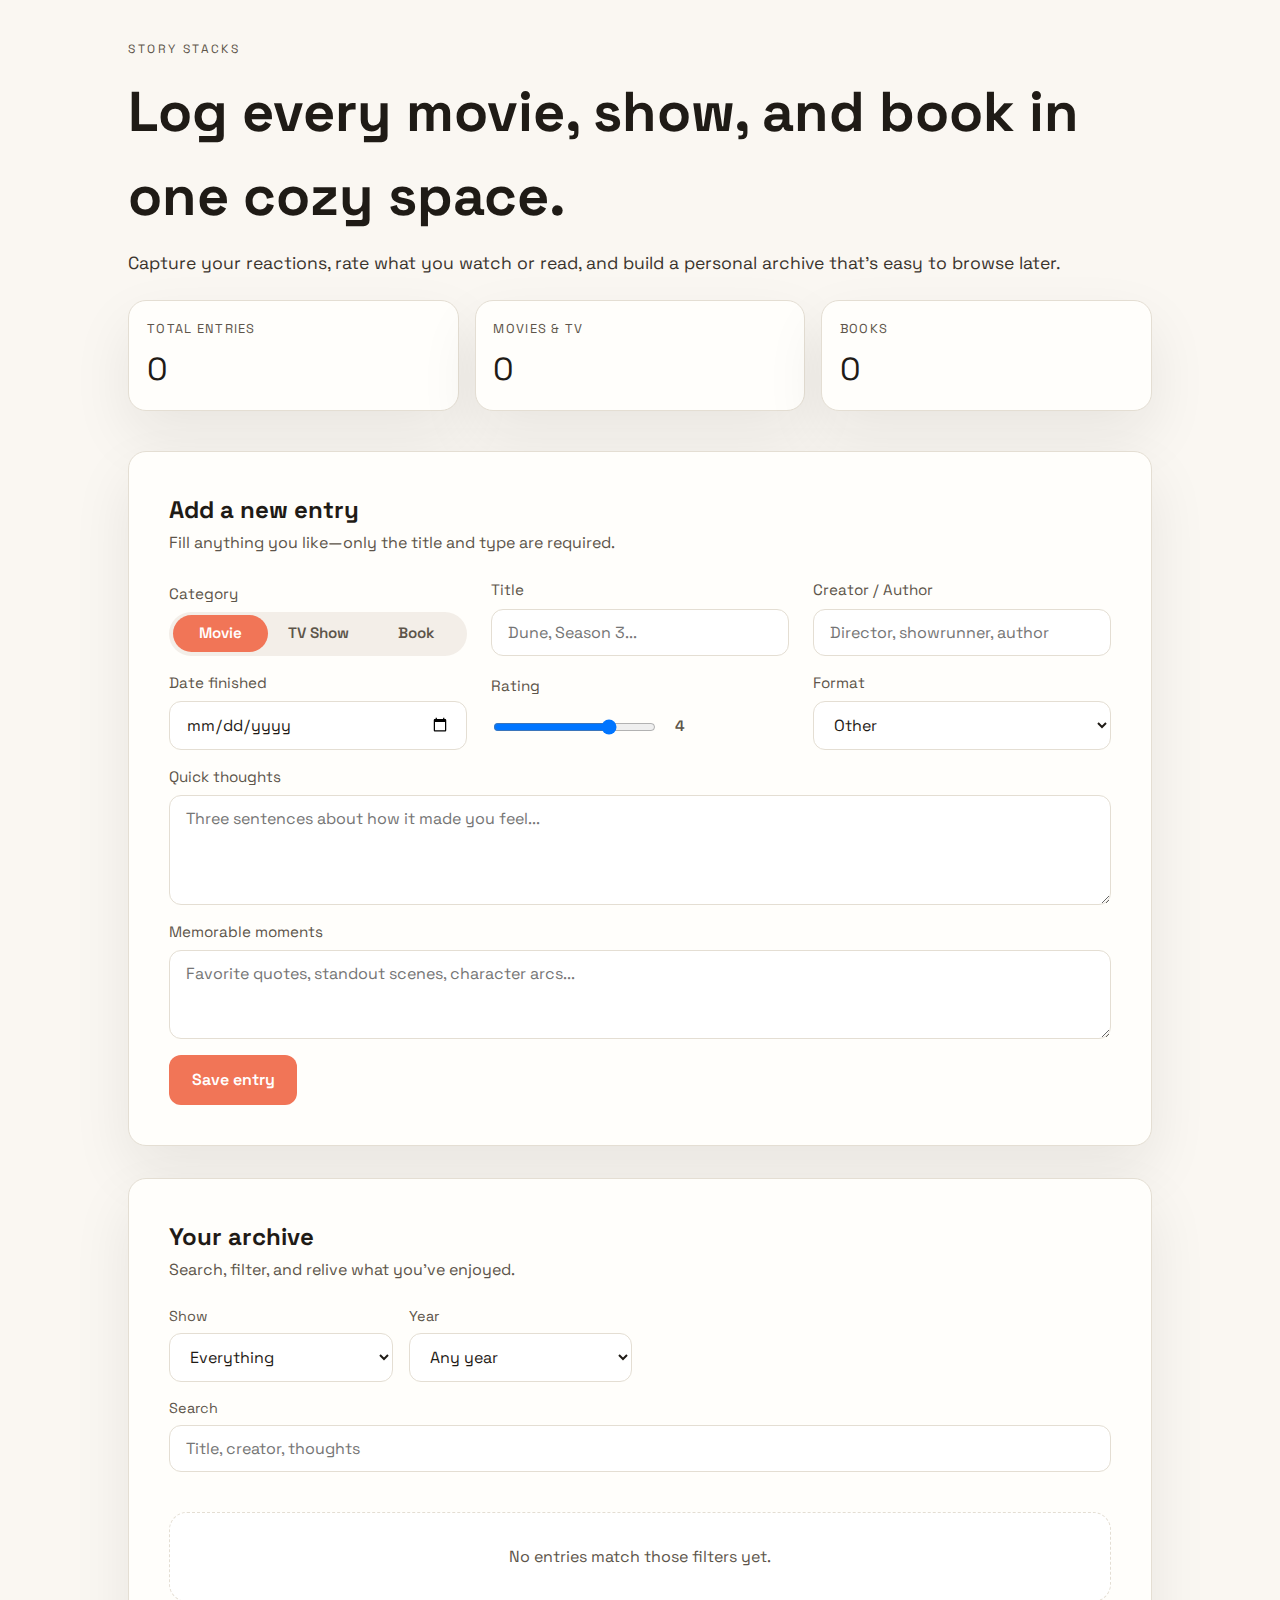
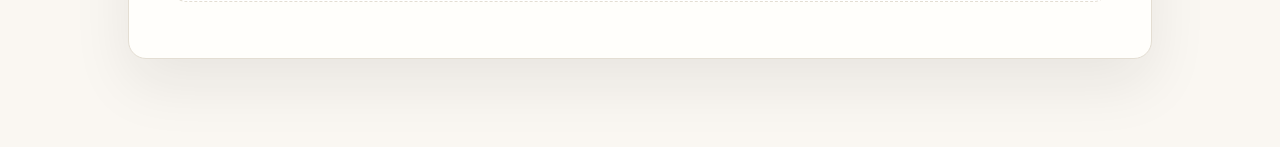
<file: index.html>
<!doctype html>
<html lang="en">
  <head>
    <meta charset="utf-8" />
    <meta name="viewport" content="width=device-width, initial-scale=1" />
    <title>Story Stacks · Movie, TV & Book Journal</title>
    <link rel="preconnect" href="https://fonts.googleapis.com" />
    <link rel="preconnect" href="https://fonts.gstatic.com" crossorigin />
    <link
      href="https://fonts.googleapis.com/css2?family=Space+Grotesk:wght@400;500;600&display=swap"
      rel="stylesheet"
    />
    <link rel="stylesheet" href="./styles.css" />
  </head>
  <body>
    <header class="hero">
      <div class="hero__content">
        <p class="eyebrow">Story Stacks</p>
        <h1>Log every movie, show, and book in one cozy space.</h1>
        <p class="lead">
          Capture your reactions, rate what you watch or read, and build a personal
          archive that’s easy to browse later.
        </p>
      </div>
      <div class="hero__stats">
        <div class="stat">
          <p class="stat__label">Total entries</p>
          <p class="stat__value" id="statTotal">0</p>
        </div>
        <div class="stat">
          <p class="stat__label">Movies & TV</p>
          <p class="stat__value" id="statScreen">0</p>
        </div>
        <div class="stat">
          <p class="stat__label">Books</p>
          <p class="stat__value" id="statBooks">0</p>
        </div>
      </div>
    </header>

    <main>
      <section class="panel">
        <div class="panel__header">
          <h2>Add a new entry</h2>
          <p>Fill anything you like—only the title and type are required.</p>
        </div>
        <form id="entryForm" class="form-grid">
          <label class="field">
            <span>Category</span>
            <div class="pill-toggle">
              <input type="radio" name="category" value="movie" id="catMovie" checked />
              <label for="catMovie">Movie</label>
              <input type="radio" name="category" value="tv" id="catTV" />
              <label for="catTV">TV Show</label>
              <input type="radio" name="category" value="book" id="catBook" />
              <label for="catBook">Book</label>
            </div>
          </label>

          <label class="field">
            <span>Title</span>
            <input type="text" name="title" placeholder="Dune, Season 3..." required />
          </label>

          <label class="field">
            <span>Creator / Author</span>
            <input type="text" name="creator" placeholder="Director, showrunner, author" />
          </label>

          <label class="field">
            <span>Date finished</span>
            <input type="date" name="dateFinished" />
          </label>

          <label class="field rating-field">
            <span>Rating</span>
            <div class="rating">
              <input type="range" min="0" max="5" step="0.5" value="4" name="rating" />
              <output>4</output>
            </div>
          </label>

          <label class="field">
            <span>Format</span>
            <select name="format">
              <option value="theater">Theater</option>
              <option value="streaming">Streaming</option>
              <option value="physical">Physical copy</option>
              <option value="audio">Audiobook / Podcast</option>
              <option value="other" selected>Other</option>
            </select>
          </label>

          <label class="field full">
            <span>Quick thoughts</span>
            <textarea
              name="thoughts"
              placeholder="Three sentences about how it made you feel..."
              rows="4"
            ></textarea>
          </label>

          <label class="field full">
            <span>Memorable moments</span>
            <textarea
              name="highlights"
              placeholder="Favorite quotes, standout scenes, character arcs..."
              rows="3"
            ></textarea>
          </label>

          <button type="submit" class="primary">Save entry</button>
        </form>
      </section>

      <section class="panel">
        <div class="panel__header">
          <h2>Your archive</h2>
          <p>Search, filter, and relive what you’ve enjoyed.</p>
        </div>
        <div class="filters">
          <label>
            <span>Show</span>
            <select id="filterCategory">
              <option value="all" selected>Everything</option>
              <option value="movie">Movies</option>
              <option value="tv">TV</option>
              <option value="book">Books</option>
            </select>
          </label>
          <label>
            <span>Year</span>
            <select id="filterYear">
              <option value="all" selected>Any year</option>
            </select>
          </label>
          <label class="full-width">
            <span>Search</span>
            <input id="filterSearch" type="search" placeholder="Title, creator, thoughts" />
          </label>
        </div>
        <div id="entriesList" class="entries"></div>
      </section>
    </main>

    <template id="entryTemplate">
      <article class="entry-card">
        <header>
          <div>
            <p class="entry-category"></p>
            <h3 class="entry-title"></h3>
          </div>
          <div class="entry-meta">
            <span class="entry-rating"></span>
            <time class="entry-date"></time>
          </div>
        </header>
        <dl class="entry-details"></dl>
        <p class="entry-thoughts"></p>
        <p class="entry-highlights"></p>
        <footer>
          <button class="ghost pin-toggle" type="button"></button>
          <button class="ghost delete-entry" type="button">Delete</button>
        </footer>
      </article>
    </template>

    <script src="./app.js" defer></script>
  </body>
</html>
</file>
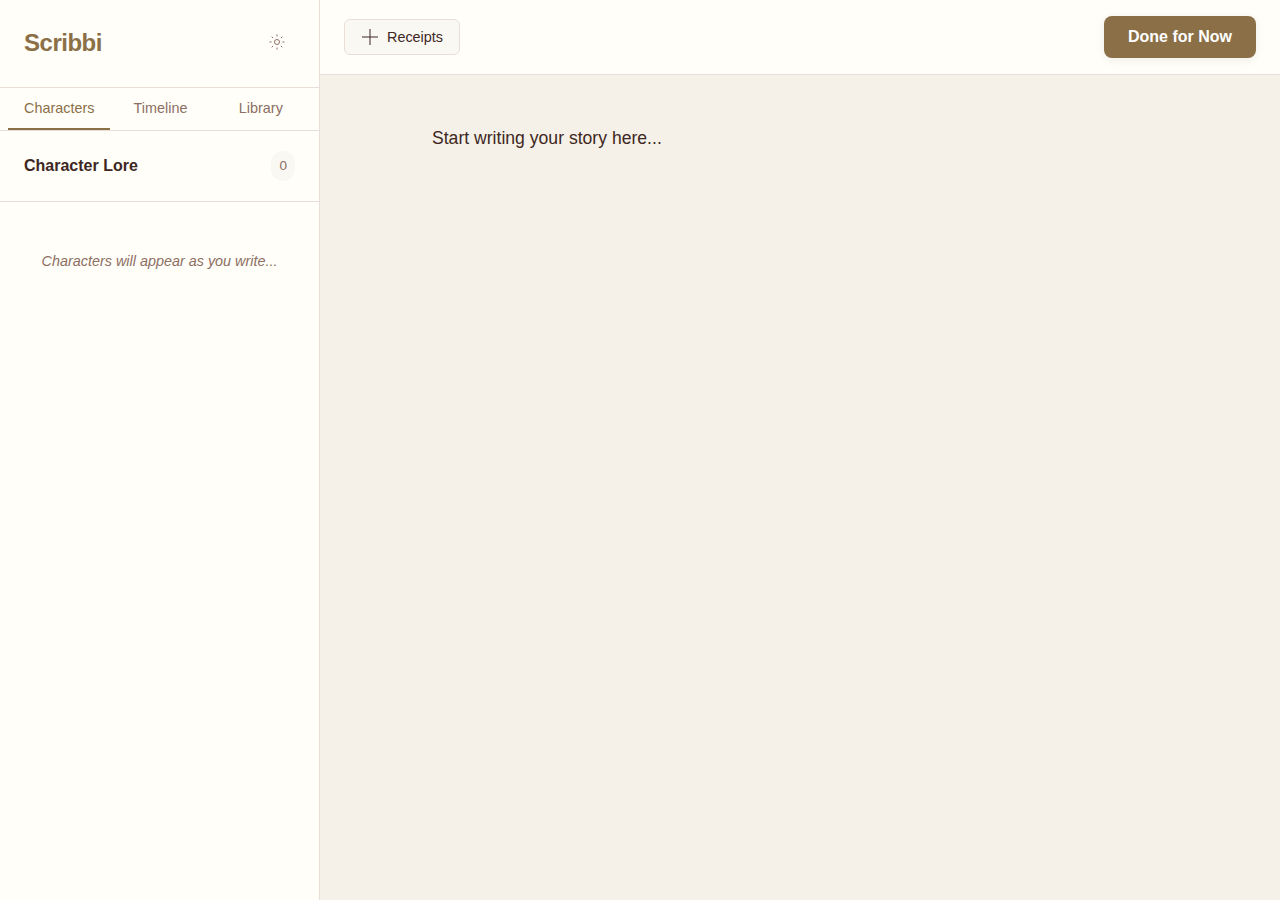
<file: scribbi.html>
<!DOCTYPE html>
<html lang="en">
<head>
  <meta charset="UTF-8">
  <meta name="viewport" content="width=device-width, initial-scale=1.0">
  <title>Scribbi · AI-Augmented Writing Platform</title>
  <link rel="stylesheet" href="scribbi.css">
</head>
<body class="theme-coffee-cream">
  <!-- Settings Panel -->
  <div id="settingsPanel" class="settings-panel hidden">
    <div class="settings-content">
      <h2>Settings</h2>
      <div class="settings-section">
        <label>Theme</label>
        <div class="theme-toggle">
          <button class="theme-btn active" data-theme="coffee-cream">Coffee & Cream</button>
          <button class="theme-btn" data-theme="black-white">Classic Black & White</button>
        </div>
      </div>
      <button class="close-settings">Close</button>
    </div>
  </div>

  <!-- Main Layout -->
  <div class="app-container">
    <!-- Sidebar -->
    <aside class="sidebar">
      <div class="sidebar-header">
        <h1 class="logo">Scribbi</h1>
        <button class="icon-btn" id="settingsBtn" title="Settings">
          <svg width="20" height="20" viewBox="0 0 20 20" fill="none" stroke="currentColor">
            <circle cx="10" cy="10" r="2.5"/>
            <path d="M10 2.5v2M10 15.5v2M17.5 10h-2M4.5 10h-2M15.3 4.7l-1.4 1.4M6.1 13.9l-1.4 1.4M15.3 15.3l-1.4-1.4M6.1 6.1l-1.4-1.4"/>
          </svg>
        </button>
      </div>

      <div class="sidebar-tabs">
        <button class="tab-btn active" data-panel="characters">Characters</button>
        <button class="tab-btn" data-panel="timeline">Timeline</button>
        <button class="tab-btn" data-panel="library">Library</button>
      </div>

      <!-- Character Lore Panel -->
      <div class="sidebar-panel active" id="charactersPanel">
        <div class="panel-header">
          <h2>Character Lore</h2>
          <span class="panel-count" id="characterCount">0</span>
        </div>
        <div class="panel-content" id="characterList">
          <p class="empty-state">Characters will appear as you write...</p>
        </div>
      </div>

      <!-- Timeline Panel -->
      <div class="sidebar-panel" id="timelinePanel">
        <div class="panel-header">
          <h2>Timeline</h2>
          <div class="view-toggle">
            <button class="view-btn active" data-view="story">Story</button>
            <button class="view-btn" data-view="chrono">Chrono</button>
          </div>
        </div>
        <div class="panel-content" id="timelineList">
          <p class="empty-state">Events will appear as you write...</p>
        </div>
      </div>

      <!-- Document Library Panel -->
      <div class="sidebar-panel" id="libraryPanel">
        <div class="panel-header">
          <h2>Documents</h2>
        </div>
        <div class="panel-content">
          <button class="new-doc-btn">+ New Document</button>
          <div id="documentList">
            <div class="doc-item active">
              <span class="doc-name">Untitled Document</span>
              <span class="doc-date">Today</span>
            </div>
          </div>
        </div>
      </div>
    </aside>

    <!-- Main Editor Area -->
    <main class="editor-container">
      <!-- Toolbar -->
      <div class="toolbar">
        <div class="toolbar-left">
          <button class="toolbar-btn" id="toggleReceipts" title="Toggle Receipts">
            <svg width="18" height="18" viewBox="0 0 18 18" fill="none" stroke="currentColor">
              <path d="M1 9h16M9 1v16"/>
            </svg>
            <span>Receipts</span>
          </button>
        </div>
        <div class="toolbar-right">
          <button class="done-btn" id="doneForNow">
            <span>Done for Now</span>
          </button>
        </div>
      </div>

      <!-- Writing Area -->
      <div class="editor-wrapper">
        <div class="editor" id="editor" contenteditable="true" spellcheck="true">
          <p>Start writing your story here...</p>
        </div>

        <!-- Receipt Overlays Container -->
        <div class="receipts-container" id="receiptsContainer"></div>
      </div>
    </main>
  </div>

  <script src="scribbi.js"></script>
</body>
</html>
</file>
<file: styles.css>
:root {
  color-scheme: light;
  font-family: "Space Grotesk", system-ui, -apple-system, BlinkMacSystemFont, sans-serif;
  --bg: #faf7f2;
  --panel: #fffefb;
  --text: #1f1b16;
  --muted: #5d554a;
  --primary: #f17557;
  --primary-dark: #d4563a;
  --border: #e4ded3;
  --shadow: 0 25px 60px rgba(31, 27, 22, 0.08);
  --radius: 18px;
}

*,
*::before,
*::after {
  box-sizing: border-box;
}

body {
  margin: 0 auto 3rem;
  max-width: 1100px;
  padding: 2.5rem clamp(1.25rem, 3vw, 2.5rem);
  background: var(--bg);
  color: var(--text);
  line-height: 1.5;
}

.hero {
  display: grid;
  gap: 1.5rem;
  margin-bottom: 2.5rem;
}

.hero__content {
  display: flex;
  flex-direction: column;
  gap: 0.75rem;
}

.eyebrow {
  text-transform: uppercase;
  letter-spacing: 0.2em;
  font-size: 0.75rem;
  color: var(--muted);
  margin: 0;
}

h1 {
  font-size: clamp(2.25rem, 5vw, 3.5rem);
  margin: 0;
}

.lead {
  font-size: 1.1rem;
  color: #3a342d;
  margin: 0;
}

.hero__stats {
  display: grid;
  grid-template-columns: repeat(auto-fit, minmax(140px, 1fr));
  gap: 1rem;
}

.stat {
  background: var(--panel);
  border-radius: var(--radius);
  padding: 1.1rem;
  border: 1px solid var(--border);
  box-shadow: var(--shadow);
}

.stat__label {
  font-size: 0.8rem;
  text-transform: uppercase;
  color: var(--muted);
  letter-spacing: 0.1em;
  margin: 0 0 0.4rem;
}

.stat__value {
  font-size: 2rem;
  margin: 0;
}

main {
  display: grid;
  gap: 2rem;
}

.panel {
  background: var(--panel);
  border-radius: var(--radius);
  border: 1px solid var(--border);
  padding: clamp(1.5rem, 4vw, 2.5rem);
  box-shadow: var(--shadow);
}

.panel__header h2 {
  margin: 0;
}

.panel__header p {
  margin: 0.2rem 0 1.5rem;
  color: var(--muted);
}

.form-grid {
  display: grid;
  grid-template-columns: repeat(auto-fit, minmax(250px, 1fr));
  gap: 1rem 1.5rem;
  align-items: flex-end;
}

.field {
  display: flex;
  flex-direction: column;
  gap: 0.4rem;
  font-size: 0.95rem;
  color: var(--muted);
}

.field.full {
  grid-column: 1 / -1;
}

input,
textarea,
select {
  border-radius: 12px;
  border: 1px solid var(--border);
  padding: 0.75rem 1rem;
  font-family: inherit;
  font-size: 1rem;
  background: #fff;
  color: var(--text);
  transition: border 0.2s ease, box-shadow 0.2s ease;
}

textarea {
  resize: vertical;
}

input:focus,
textarea:focus,
select:focus {
  outline: none;
  border-color: var(--primary);
  box-shadow: 0 0 0 3px rgba(241, 117, 87, 0.2);
}

.pill-toggle {
  display: grid;
  grid-template-columns: repeat(3, 1fr);
  background: #f3eee8;
  border-radius: 999px;
  padding: 0.2rem;
  gap: 0.2rem;
}

.pill-toggle input {
  display: none;
}

.pill-toggle label {
  border-radius: 999px;
  padding: 0.45rem 0.25rem;
  text-align: center;
  font-weight: 600;
  cursor: pointer;
  color: var(--muted);
}

.pill-toggle input:checked + label {
  background: var(--primary);
  color: #fff;
}

.rating {
  display: flex;
  align-items: center;
  gap: 0.4rem;
}

.rating output {
  font-weight: 600;
  min-width: 2ch;
  text-align: right;
}

button {
  border: none;
  border-radius: 12px;
  font-family: inherit;
  font-size: 1rem;
  cursor: pointer;
  padding: 0.9rem 1.4rem;
  transition: transform 0.15s ease, box-shadow 0.15s ease, background 0.2s ease;
}

button.primary {
  background: var(--primary);
  color: white;
  font-weight: 600;
  justify-self: flex-start;
}

button.primary:hover {
  background: var(--primary-dark);
  transform: translateY(-1px);
  box-shadow: 0 15px 30px rgba(241, 117, 87, 0.35);
}

button.ghost {
  background: rgba(31, 27, 22, 0.05);
  color: var(--muted);
}

.filters {
  display: grid;
  grid-template-columns: repeat(auto-fit, minmax(180px, 1fr));
  gap: 1rem;
  margin-bottom: 1.5rem;
}

.filters label {
  display: flex;
  flex-direction: column;
  gap: 0.35rem;
  color: var(--muted);
  font-size: 0.9rem;
}

.filters .full-width {
  grid-column: 1 / -1;
}

.entries {
  display: grid;
  gap: 1rem;
}

.entry-card {
  border: 1px solid var(--border);
  border-radius: var(--radius);
  padding: 1.5rem;
  background: #fff;
  display: flex;
  flex-direction: column;
  gap: 0.8rem;
}

.entry-card header {
  display: flex;
  justify-content: space-between;
  gap: 1rem;
  flex-wrap: wrap;
}

.entry-category {
  margin: 0;
  text-transform: uppercase;
  color: var(--muted);
  letter-spacing: 0.2em;
  font-size: 0.75rem;
}

.entry-title {
  margin: 0.2rem 0 0;
}

.entry-meta {
  text-align: right;
  display: flex;
  flex-direction: column;
  align-items: flex-end;
  gap: 0.2rem;
  color: var(--muted);
}

.entry-rating {
  font-weight: 600;
  color: var(--primary-dark);
}

.entry-details {
  margin: 0;
  display: grid;
  grid-template-columns: repeat(auto-fit, minmax(180px, 1fr));
  gap: 0.5rem;
}

.entry-details dt {
  font-size: 0.7rem;
  letter-spacing: 0.15em;
  text-transform: uppercase;
  color: var(--muted);
  margin: 0;
}

.entry-details dd {
  margin: 0;
  font-weight: 600;
}

.entry-thoughts,
.entry-highlights {
  margin: 0;
  color: #352f28;
}

.entry-card footer {
  display: flex;
  justify-content: flex-end;
  gap: 0.5rem;
}

.empty-state {
  border: 1px dashed var(--border);
  border-radius: var(--radius);
  padding: 2rem;
  text-align: center;
  color: var(--muted);
  background: #fff;
}

.entry-card.pinned {
  border-color: var(--primary);
  box-shadow: 0 20px 40px rgba(241, 117, 87, 0.2);
}

@media (max-width: 768px) {
  body {
    padding: 1.5rem;
  }

  .entry-card header {
    flex-direction: column;
  }

  .entry-meta {
    align-items: flex-start;
    text-align: left;
  }
}
</file>
<file: scribbi.css>
/* ============================================
   COFFEE & CREAM THEME (Default)
   ============================================ */

.theme-coffee-cream {
  --bg-primary: #F5F1E8;
  --bg-secondary: #FAF8F3;
  --bg-panel: #FFFEF9;
  --text-primary: #3E2723;
  --text-secondary: #5D4037;
  --text-muted: #8D6E63;
  --accent: #8B6F47;
  --accent-light: #A6895D;
  --accent-dark: #6B5535;
  --border: #E8E0D6;
  --receipt-bg: #F9F6F0;
  --receipt-border: #D7C9B8;
  --shadow: rgba(62, 39, 35, 0.08);
  --shadow-strong: rgba(62, 39, 35, 0.15);
}

/* ============================================
   CLASSIC BLACK & WHITE THEME
   ============================================ */

.theme-black-white {
  --bg-primary: #FFFFFF;
  --bg-secondary: #F8F8F8;
  --bg-panel: #FFFFFF;
  --text-primary: #000000;
  --text-secondary: #333333;
  --text-muted: #666666;
  --accent: #1A1A1A;
  --accent-light: #4A4A4A;
  --accent-dark: #0A0A0A;
  --border: #E0E0E0;
  --receipt-bg: #F5F5F5;
  --receipt-border: #CCCCCC;
  --shadow: rgba(0, 0, 0, 0.08);
  --shadow-strong: rgba(0, 0, 0, 0.15);
}

/* ============================================
   BASE STYLES
   ============================================ */

* {
  box-sizing: border-box;
  margin: 0;
  padding: 0;
}

body {
  font-family: -apple-system, BlinkMacSystemFont, 'Segoe UI', 'Roboto', 'Oxygen', 'Ubuntu', 'Cantarell', sans-serif;
  background: var(--bg-primary);
  color: var(--text-primary);
  line-height: 1.6;
  height: 100vh;
  overflow: hidden;
}

.app-container {
  display: flex;
  height: 100vh;
}

/* ============================================
   SIDEBAR
   ============================================ */

.sidebar {
  width: 320px;
  background: var(--bg-panel);
  border-right: 1px solid var(--border);
  display: flex;
  flex-direction: column;
  overflow: hidden;
}

.sidebar-header {
  padding: 1.5rem;
  border-bottom: 1px solid var(--border);
  display: flex;
  justify-content: space-between;
  align-items: center;
}

.logo {
  font-size: 1.5rem;
  font-weight: 600;
  color: var(--accent);
  letter-spacing: -0.02em;
}

.icon-btn {
  background: none;
  border: none;
  cursor: pointer;
  padding: 0.5rem;
  color: var(--text-muted);
  border-radius: 6px;
  transition: background 0.2s, color 0.2s;
}

.icon-btn:hover {
  background: var(--bg-secondary);
  color: var(--text-primary);
}

.sidebar-tabs {
  display: flex;
  border-bottom: 1px solid var(--border);
  padding: 0 0.5rem;
}

.tab-btn {
  flex: 1;
  padding: 0.75rem 1rem;
  background: none;
  border: none;
  border-bottom: 2px solid transparent;
  cursor: pointer;
  color: var(--text-muted);
  font-size: 0.9rem;
  transition: all 0.2s;
}

.tab-btn:hover {
  color: var(--text-primary);
}

.tab-btn.active {
  color: var(--accent);
  border-bottom-color: var(--accent);
}

.sidebar-panel {
  flex: 1;
  overflow-y: auto;
  display: none;
  flex-direction: column;
}

.sidebar-panel.active {
  display: flex;
}

.panel-header {
  padding: 1.25rem 1.5rem;
  border-bottom: 1px solid var(--border);
  display: flex;
  justify-content: space-between;
  align-items: center;
}

.panel-header h2 {
  font-size: 1rem;
  font-weight: 600;
  color: var(--text-primary);
}

.panel-count {
  font-size: 0.85rem;
  color: var(--text-muted);
  background: var(--bg-secondary);
  padding: 0.25rem 0.5rem;
  border-radius: 12px;
}

.view-toggle {
  display: flex;
  gap: 0.25rem;
  background: var(--bg-secondary);
  padding: 0.25rem;
  border-radius: 6px;
}

.view-btn {
  padding: 0.35rem 0.75rem;
  background: none;
  border: none;
  cursor: pointer;
  font-size: 0.8rem;
  color: var(--text-muted);
  border-radius: 4px;
  transition: all 0.2s;
}

.view-btn.active {
  background: var(--bg-panel);
  color: var(--text-primary);
}

.panel-content {
  flex: 1;
  padding: 1rem;
  overflow-y: auto;
}

.empty-state {
  color: var(--text-muted);
  font-size: 0.9rem;
  text-align: center;
  padding: 2rem 1rem;
  font-style: italic;
}

/* Character List */
.character-item {
  padding: 0.75rem;
  margin-bottom: 0.5rem;
  background: var(--bg-secondary);
  border-radius: 8px;
  cursor: pointer;
  transition: all 0.2s;
}

.character-item:hover {
  background: var(--border);
}

.character-name {
  font-weight: 600;
  color: var(--text-primary);
  margin-bottom: 0.25rem;
}

.character-traits {
  font-size: 0.85rem;
  color: var(--text-muted);
  margin-top: 0.25rem;
}

.character-mentions {
  font-size: 0.75rem;
  color: var(--text-muted);
  margin-top: 0.5rem;
}

/* Timeline List */
.timeline-item {
  padding: 0.75rem;
  margin-bottom: 0.75rem;
  border-left: 3px solid var(--accent);
  padding-left: 1rem;
  background: var(--bg-secondary);
  border-radius: 4px;
}

.timeline-event {
  font-weight: 600;
  color: var(--text-primary);
  margin-bottom: 0.25rem;
}

.timeline-context {
  font-size: 0.85rem;
  color: var(--text-muted);
  margin-top: 0.25rem;
}

/* Document Library */
.new-doc-btn {
  width: 100%;
  padding: 0.75rem;
  background: var(--accent);
  color: white;
  border: none;
  border-radius: 8px;
  cursor: pointer;
  font-weight: 500;
  margin-bottom: 1rem;
  transition: background 0.2s;
}

.new-doc-btn:hover {
  background: var(--accent-dark);
}

.doc-item {
  padding: 0.75rem;
  margin-bottom: 0.5rem;
  background: var(--bg-secondary);
  border-radius: 6px;
  cursor: pointer;
  transition: all 0.2s;
}

.doc-item:hover {
  background: var(--border);
}

.doc-item.active {
  background: var(--accent);
  color: white;
}

.doc-name {
  display: block;
  font-weight: 500;
  margin-bottom: 0.25rem;
}

.doc-date {
  font-size: 0.8rem;
  opacity: 0.8;
}

/* ============================================
   MAIN EDITOR
   ============================================ */

.editor-container {
  flex: 1;
  display: flex;
  flex-direction: column;
  overflow: hidden;
  position: relative;
}

.toolbar {
  padding: 1rem 1.5rem;
  border-bottom: 1px solid var(--border);
  display: flex;
  justify-content: space-between;
  align-items: center;
  background: var(--bg-panel);
}

.toolbar-left {
  display: flex;
  gap: 0.5rem;
}

.toolbar-btn {
  display: flex;
  align-items: center;
  gap: 0.5rem;
  padding: 0.5rem 1rem;
  background: var(--bg-secondary);
  border: 1px solid var(--border);
  border-radius: 6px;
  cursor: pointer;
  color: var(--text-primary);
  font-size: 0.9rem;
  transition: all 0.2s;
}

.toolbar-btn:hover {
  background: var(--border);
}

.toolbar-btn.active {
  background: var(--accent);
  color: white;
  border-color: var(--accent);
}

.done-btn {
  padding: 0.75rem 1.5rem;
  background: var(--accent);
  color: white;
  border: none;
  border-radius: 8px;
  cursor: pointer;
  font-weight: 600;
  font-size: 1rem;
  transition: all 0.2s;
  box-shadow: 0 2px 8px var(--shadow);
}

.done-btn:hover {
  background: var(--accent-dark);
  transform: translateY(-1px);
  box-shadow: 0 4px 12px var(--shadow-strong);
}

.editor-wrapper {
  flex: 1;
  overflow-y: auto;
  position: relative;
  background: var(--bg-primary);
}

.editor {
  max-width: 800px;
  margin: 0 auto;
  padding: 3rem 2rem;
  min-height: 100%;
  font-size: 1.1rem;
  line-height: 1.8;
  color: var(--text-primary);
  outline: none;
}

.editor p {
  margin-bottom: 1.5rem;
}

.editor:focus {
  outline: none;
}

/* ============================================
   RECEIPT OVERLAY SYSTEM
   ============================================ */

.receipts-container {
  position: absolute;
  top: 0;
  left: 0;
  right: 0;
  bottom: 0;
  pointer-events: none;
  z-index: 10;
}

.receipt-overlay {
  position: absolute;
  background: var(--receipt-bg);
  border: 1px solid var(--receipt-border);
  border-radius: 4px;
  padding: 1.5rem;
  max-width: 400px;
  box-shadow: 0 8px 24px var(--shadow-strong);
  pointer-events: all;
  font-family: 'Courier New', 'Monaco', monospace;
  font-size: 0.85rem;
  line-height: 1.6;
  color: var(--text-primary);
  opacity: 0.95;
  backdrop-filter: blur(2px);
  background-image: 
    repeating-linear-gradient(
      0deg,
      transparent,
      transparent 1px,
      rgba(0, 0, 0, 0.02) 1px,
      rgba(0, 0, 0, 0.02) 2px
    );
}

.receipt-header {
  border-bottom: 1px dashed var(--receipt-border);
  padding-bottom: 0.75rem;
  margin-bottom: 1rem;
  display: flex;
  justify-content: space-between;
  align-items: center;
}

.receipt-timestamp {
  font-size: 0.75rem;
  color: var(--text-muted);
  text-transform: uppercase;
  letter-spacing: 0.1em;
}

.receipt-actions {
  display: flex;
  gap: 0.5rem;
}

.receipt-btn {
  background: none;
  border: none;
  cursor: pointer;
  padding: 0.25rem 0.5rem;
  font-size: 0.7rem;
  color: var(--text-muted);
  text-transform: uppercase;
  transition: color 0.2s;
}

.receipt-btn:hover {
  color: var(--text-primary);
}

.receipt-section {
  margin-bottom: 1.25rem;
}

.receipt-section:last-child {
  margin-bottom: 0;
}

.receipt-label {
  font-size: 0.7rem;
  text-transform: uppercase;
  letter-spacing: 0.15em;
  color: var(--text-muted);
  margin-bottom: 0.5rem;
}

.receipt-question {
  margin-bottom: 0.75rem;
  color: var(--text-primary);
}

.receipt-question:last-child {
  margin-bottom: 0;
}

.receipt-themes {
  color: var(--text-secondary);
  font-style: italic;
}

.receipt-poem {
  margin-top: 1rem;
  padding-top: 1rem;
  border-top: 1px dashed var(--receipt-border);
  color: var(--accent);
  text-align: center;
  font-style: italic;
  line-height: 1.8;
}

.receipt-overlay.pinned {
  border-color: var(--accent);
  box-shadow: 0 8px 24px rgba(139, 111, 71, 0.25);
}

.receipt-overlay.inline {
  position: relative;
  margin: 1rem 0;
  max-width: 100%;
  opacity: 0.9;
}

/* ============================================
   SETTINGS PANEL
   ============================================ */

.settings-panel {
  position: fixed;
  top: 0;
  left: 0;
  right: 0;
  bottom: 0;
  background: rgba(0, 0, 0, 0.5);
  z-index: 1000;
  display: flex;
  align-items: center;
  justify-content: center;
  backdrop-filter: blur(4px);
}

.settings-panel.hidden {
  display: none;
}

.settings-content {
  background: var(--bg-panel);
  border-radius: 12px;
  padding: 2rem;
  max-width: 500px;
  width: 90%;
  box-shadow: 0 20px 60px var(--shadow-strong);
}

.settings-content h2 {
  margin-bottom: 1.5rem;
  color: var(--text-primary);
}

.settings-section {
  margin-bottom: 1.5rem;
}

.settings-section label {
  display: block;
  margin-bottom: 0.75rem;
  color: var(--text-secondary);
  font-weight: 500;
}

.theme-toggle {
  display: flex;
  gap: 0.5rem;
}

.theme-btn {
  flex: 1;
  padding: 0.75rem 1rem;
  background: var(--bg-secondary);
  border: 2px solid var(--border);
  border-radius: 8px;
  cursor: pointer;
  color: var(--text-primary);
  font-weight: 500;
  transition: all 0.2s;
}

.theme-btn:hover {
  border-color: var(--accent);
}

.theme-btn.active {
  background: var(--accent);
  color: white;
  border-color: var(--accent);
}

.close-settings {
  width: 100%;
  padding: 0.75rem;
  background: var(--accent);
  color: white;
  border: none;
  border-radius: 8px;
  cursor: pointer;
  font-weight: 500;
  margin-top: 1rem;
}

.close-settings:hover {
  background: var(--accent-dark);
}

/* ============================================
   UTILITIES
   ============================================ */

.hidden {
  display: none !important;
}

.highlight {
  background: rgba(139, 111, 71, 0.2);
  padding: 0.1rem 0.2rem;
  border-radius: 3px;
}

.theme-black-white .highlight {
  background: rgba(0, 0, 0, 0.1);
}
</file>
